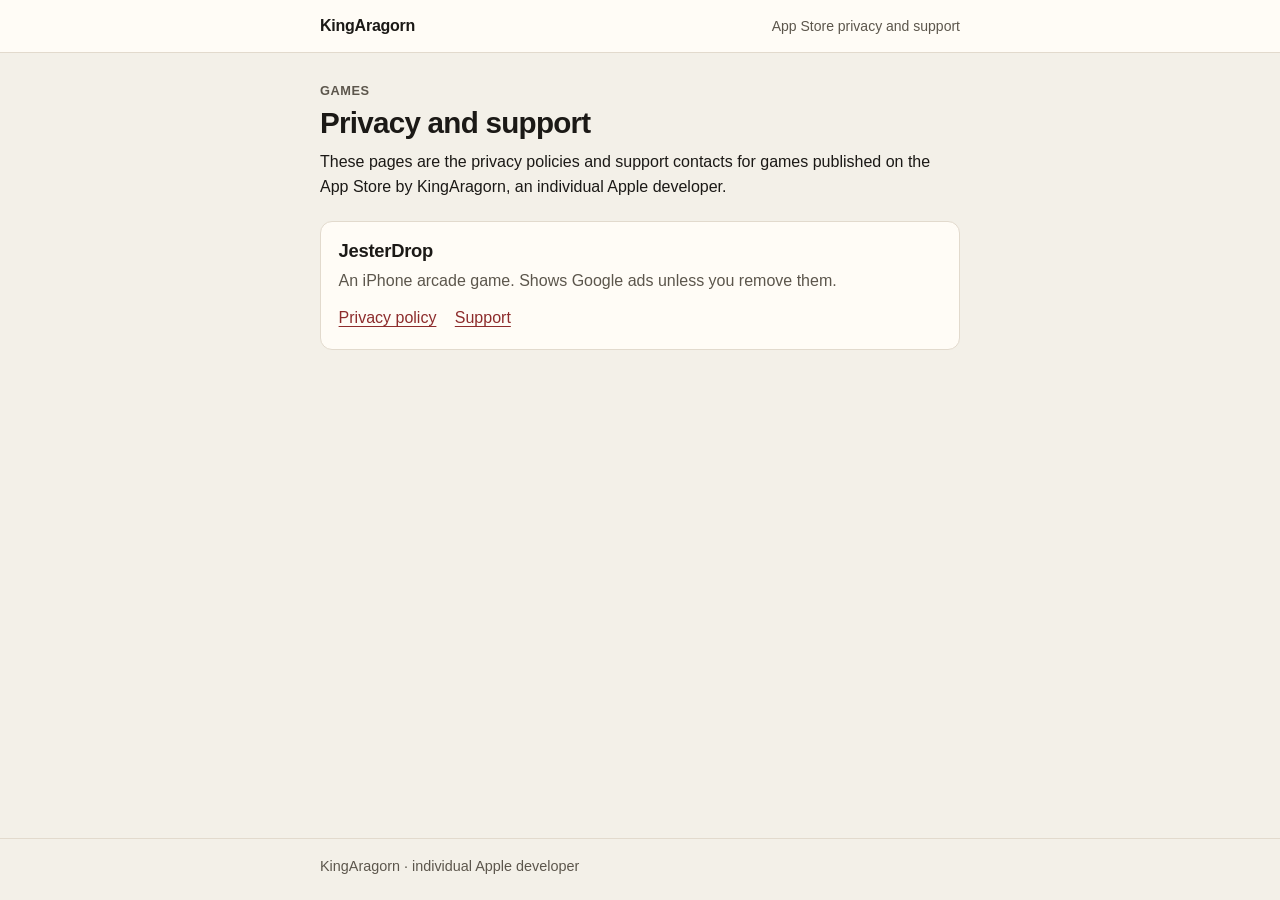
<file: index.html>
<!DOCTYPE html>
<html lang="en">
<head>
  <meta charset="utf-8">
  <meta name="viewport" content="width=device-width, initial-scale=1">
  <meta name="description" content="Privacy policies and support pages for games by KingAragorn.">
  <meta name="theme-color" content="#fffcf6">
  <title>Privacy and support · KingAragorn</title>
  <link rel="stylesheet" href="styles.css">
</head>
<body>
  <header class="site-header">
    <div class="wrap">
      <a class="brand" href="index.html">KingAragorn</a>
      <p class="header-note">App Store privacy and support</p>
    </div>
  </header>

  <main class="wrap">
    <p class="kicker">Games</p>
    <h1>Privacy and support</h1>
    <p>These pages are the privacy policies and support contacts for games published on the App Store by KingAragorn, an individual Apple developer.</p>

    <ul class="app-list">
      <li class="app-card">
        <h2>JesterDrop</h2>
        <p>An iPhone arcade game. Shows Google ads unless you remove them.</p>
        <div class="app-links">
          <a href="jesterdrop/privacy.html">Privacy policy</a>
          <a href="jesterdrop/support.html">Support</a>
        </div>
      </li>
    </ul>
  </main>

  <footer class="site-footer">
    <div class="wrap">
      <p>KingAragorn · individual Apple developer</p>
    </div>
  </footer>
</body>
</html>
</file>
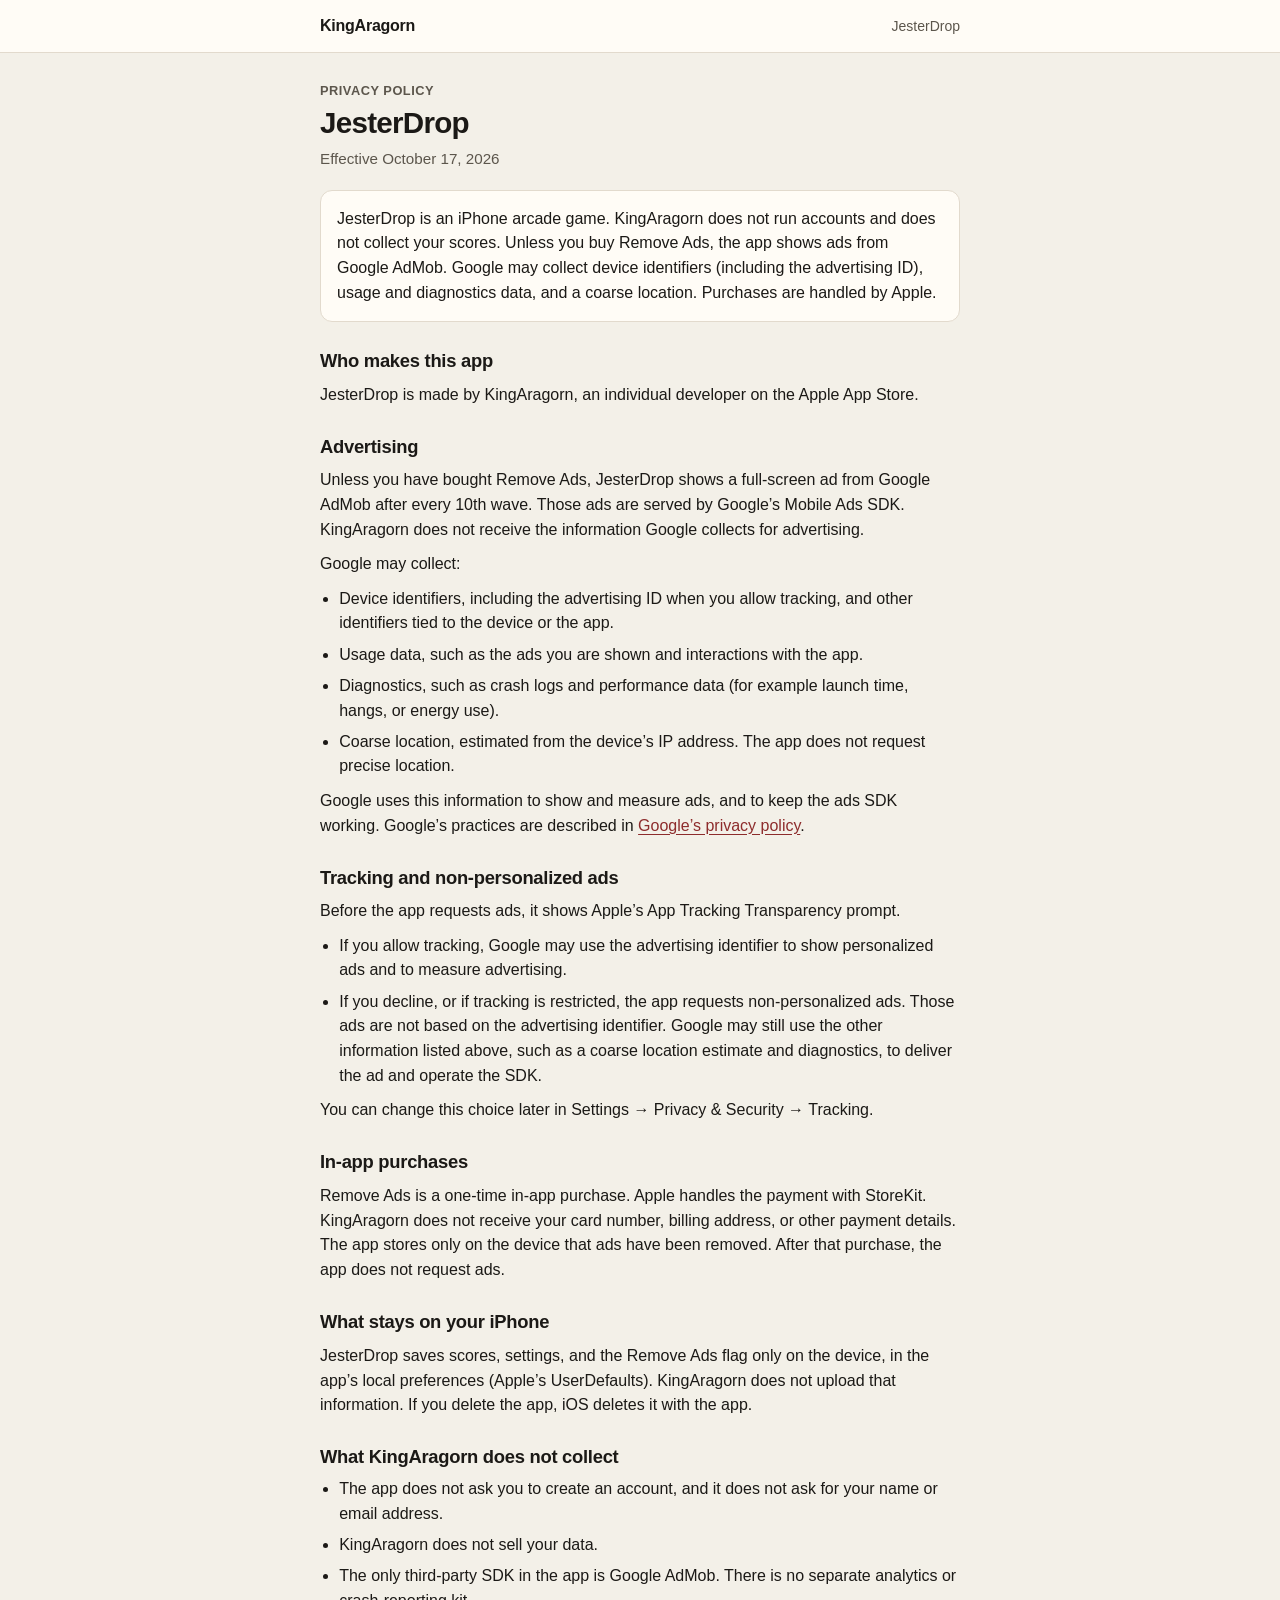
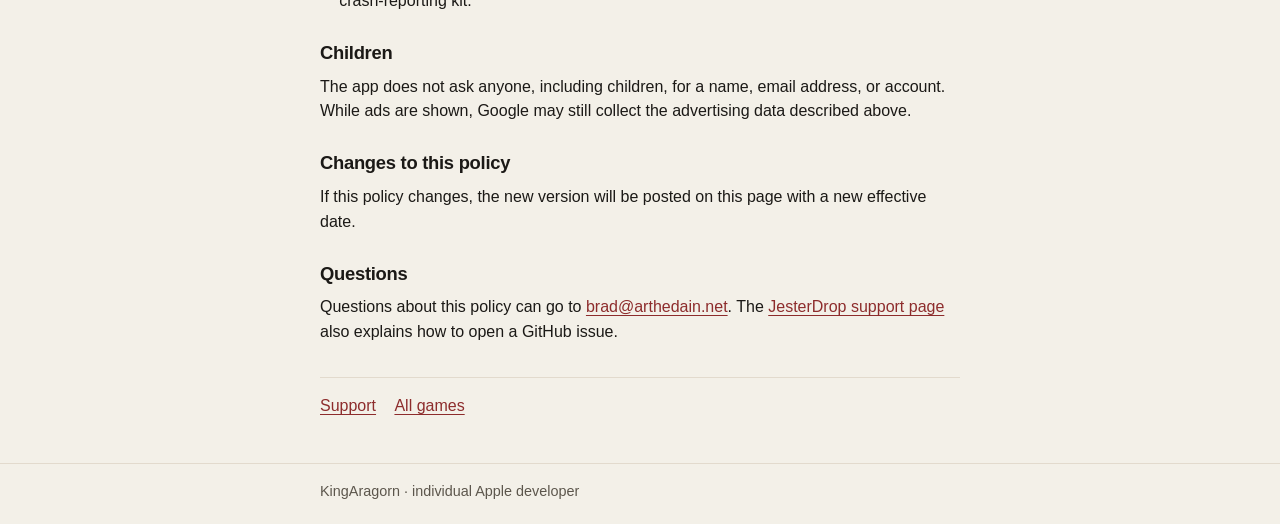
<file: jesterdrop/privacy.html>
<!DOCTYPE html>
<html lang="en">
<head>
  <meta charset="utf-8">
  <meta name="viewport" content="width=device-width, initial-scale=1">
  <meta name="description" content="Privacy policy for JesterDrop, an iPhone arcade game that shows Google AdMob ads and offers a Remove Ads purchase through Apple.">
  <meta name="theme-color" content="#fffcf6">
  <title>JesterDrop privacy policy</title>
  <link rel="stylesheet" href="../styles.css">
</head>
<body>
  <header class="site-header">
    <div class="wrap">
      <a class="brand" href="../index.html">KingAragorn</a>
      <p class="header-note">JesterDrop</p>
    </div>
  </header>

  <main class="wrap">
    <p class="kicker">Privacy policy</p>
    <h1>JesterDrop</h1>
    <p class="meta">Effective <time datetime="2026-10-17">October 17, 2026</time></p>

    <div class="summary">
      <p>JesterDrop is an iPhone arcade game. KingAragorn does not run accounts and does not collect your scores. Unless you buy Remove Ads, the app shows ads from Google AdMob. Google may collect device identifiers (including the advertising ID), usage and diagnostics data, and a coarse location. Purchases are handled by Apple.</p>
    </div>

    <h2>Who makes this app</h2>
    <p>JesterDrop is made by KingAragorn, an individual developer on the Apple App Store.</p>

    <h2>Advertising</h2>
    <p>Unless you have bought Remove Ads, JesterDrop shows a full-screen ad from Google AdMob after every 10th wave. Those ads are served by Google’s Mobile Ads SDK. KingAragorn does not receive the information Google collects for advertising.</p>
    <p>Google may collect:</p>
    <ul>
      <li>Device identifiers, including the advertising ID when you allow tracking, and other identifiers tied to the device or the app.</li>
      <li>Usage data, such as the ads you are shown and interactions with the app.</li>
      <li>Diagnostics, such as crash logs and performance data (for example launch time, hangs, or energy use).</li>
      <li>Coarse location, estimated from the device’s IP address. The app does not request precise location.</li>
    </ul>
    <p>Google uses this information to show and measure ads, and to keep the ads SDK working. Google’s practices are described in <a href="https://policies.google.com/privacy">Google’s privacy policy</a>.</p>

    <h2>Tracking and non-personalized ads</h2>
    <p>Before the app requests ads, it shows Apple’s App Tracking Transparency prompt.</p>
    <ul>
      <li>If you allow tracking, Google may use the advertising identifier to show personalized ads and to measure advertising.</li>
      <li>If you decline, or if tracking is restricted, the app requests non-personalized ads. Those ads are not based on the advertising identifier. Google may still use the other information listed above, such as a coarse location estimate and diagnostics, to deliver the ad and operate the SDK.</li>
    </ul>
    <p>You can change this choice later in Settings → Privacy &amp; Security → Tracking.</p>

    <h2>In-app purchases</h2>
    <p>Remove Ads is a one-time in-app purchase. Apple handles the payment with StoreKit. KingAragorn does not receive your card number, billing address, or other payment details. The app stores only on the device that ads have been removed. After that purchase, the app does not request ads.</p>

    <h2>What stays on your iPhone</h2>
    <p>JesterDrop saves scores, settings, and the Remove Ads flag only on the device, in the app’s local preferences (Apple’s UserDefaults). KingAragorn does not upload that information. If you delete the app, iOS deletes it with the app.</p>

    <h2>What KingAragorn does not collect</h2>
    <ul>
      <li>The app does not ask you to create an account, and it does not ask for your name or email address.</li>
      <li>KingAragorn does not sell your data.</li>
      <li>The only third-party SDK in the app is Google AdMob. There is no separate analytics or crash-reporting kit.</li>
    </ul>

    <h2>Children</h2>
    <p>The app does not ask anyone, including children, for a name, email address, or account. While ads are shown, Google may still collect the advertising data described above.</p>

    <h2>Changes to this policy</h2>
    <p>If this policy changes, the new version will be posted on this page with a new effective date.</p>

    <h2>Questions</h2>
    <p>Questions about this policy can go to <a href="mailto:brad@arthedain.net">brad@arthedain.net</a>. The <a href="support.html">JesterDrop support page</a> also explains how to open a GitHub issue.</p>

    <nav class="page-nav" aria-label="JesterDrop pages">
      <a href="support.html">Support</a>
      <a href="../index.html">All games</a>
    </nav>
  </main>

  <footer class="site-footer">
    <div class="wrap">
      <p>KingAragorn · individual Apple developer</p>
    </div>
  </footer>
</body>
</html>
</file>
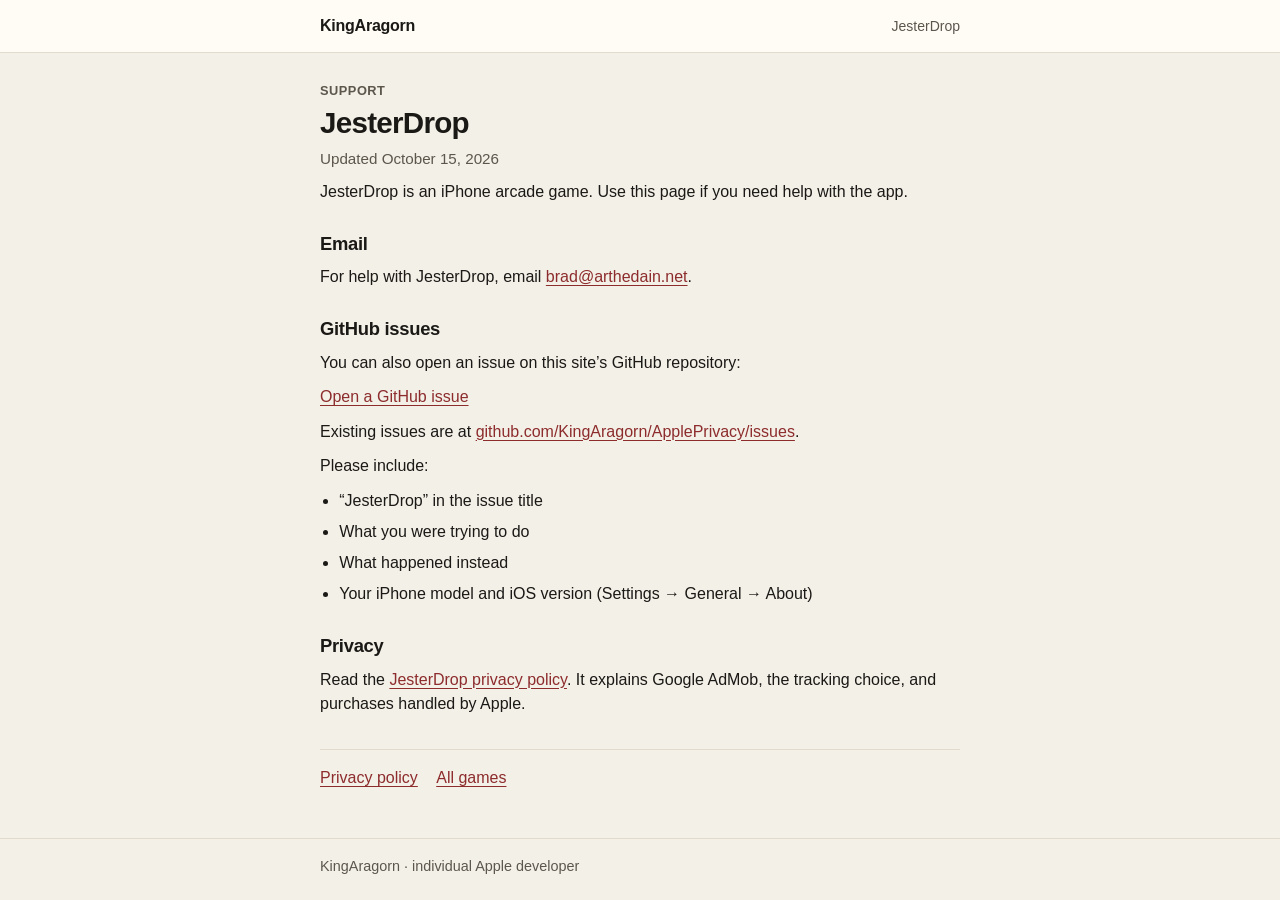
<file: jesterdrop/support.html>
<!DOCTYPE html>
<html lang="en">
<head>
  <meta charset="utf-8">
  <meta name="viewport" content="width=device-width, initial-scale=1">
  <meta name="description" content="Support for JesterDrop, an iPhone arcade game by KingAragorn.">
  <meta name="theme-color" content="#fffcf6">
  <title>JesterDrop support</title>
  <link rel="stylesheet" href="../styles.css">
</head>
<body>
  <header class="site-header">
    <div class="wrap">
      <a class="brand" href="../index.html">KingAragorn</a>
      <p class="header-note">JesterDrop</p>
    </div>
  </header>

  <main class="wrap">
    <p class="kicker">Support</p>
    <h1>JesterDrop</h1>
    <p class="meta">Updated <time datetime="2026-10-15">October 15, 2026</time></p>
    <p>JesterDrop is an iPhone arcade game. Use this page if you need help with the app.</p>

    <h2>Email</h2>
    <p>For help with JesterDrop, email <a href="mailto:brad@arthedain.net">brad@arthedain.net</a>.</p>

    <h2>GitHub issues</h2>
    <p>You can also open an issue on this site’s GitHub repository:</p>
    <p><a href="https://github.com/KingAragorn/ApplePrivacy/issues/new">Open a GitHub issue</a></p>
    <p>Existing issues are at <a href="https://github.com/KingAragorn/ApplePrivacy/issues">github.com/KingAragorn/ApplePrivacy/issues</a>.</p>
    <p>Please include:</p>
    <ul>
      <li>“JesterDrop” in the issue title</li>
      <li>What you were trying to do</li>
      <li>What happened instead</li>
      <li>Your iPhone model and iOS version (Settings → General → About)</li>
    </ul>

    <h2>Privacy</h2>
    <p>Read the <a href="privacy.html">JesterDrop privacy policy</a>. It explains Google AdMob, the tracking choice, and purchases handled by Apple.</p>

    <nav class="page-nav" aria-label="JesterDrop pages">
      <a href="privacy.html">Privacy policy</a>
      <a href="../index.html">All games</a>
    </nav>
  </main>

  <footer class="site-footer">
    <div class="wrap">
      <p>KingAragorn · individual Apple developer</p>
    </div>
  </footer>
</body>
</html>
</file>
<file: styles.css>
:root {
  color-scheme: light;
  --bg: #f3f0e8;
  --surface: #fffcf6;
  --ink: #1b1916;
  --muted: #5c564c;
  --line: #e2dacd;
  --accent: #8d2c2c;
  --accent-hover: #6d2121;
  --focus: #1b1916;
}

*,
*::before,
*::after {
  box-sizing: border-box;
}

html {
  font-size: 100%;
}

body {
  margin: 0;
  min-height: 100vh;
  display: flex;
  flex-direction: column;
  font-family: -apple-system, BlinkMacSystemFont, "Segoe UI", Roboto, Helvetica, Arial, sans-serif;
  background: var(--bg);
  color: var(--ink);
  line-height: 1.55;
  -webkit-font-smoothing: antialiased;
}

a {
  color: var(--accent);
  text-underline-offset: 0.16em;
}

a:hover {
  color: var(--accent-hover);
}

a:focus-visible {
  outline: 2px solid var(--focus);
  outline-offset: 3px;
  border-radius: 2px;
}

.wrap {
  width: min(40rem, calc(100% - 2rem));
  margin-inline: auto;
}

.site-header {
  background: var(--surface);
  border-bottom: 1px solid var(--line);
}

.site-header .wrap {
  display: flex;
  align-items: baseline;
  justify-content: space-between;
  gap: 1rem;
  padding: 0.85rem 0;
}

.brand {
  color: var(--ink);
  font-weight: 600;
  letter-spacing: -0.015em;
  text-decoration: none;
}

.brand:hover {
  color: var(--accent);
}

.header-note {
  margin: 0;
  color: var(--muted);
  font-size: 0.875rem;
}

main {
  flex: 1;
  padding: 1.75rem 0 2.75rem;
}

h1 {
  margin: 0 0 0.4rem;
  font-size: 1.85rem;
  line-height: 1.15;
  letter-spacing: -0.025em;
}

h2 {
  margin: 1.7rem 0 0.45rem;
  font-size: 1.15rem;
  line-height: 1.3;
  letter-spacing: -0.015em;
}

p {
  margin: 0.6rem 0;
}

.kicker {
  margin: 0 0 0.35rem;
  color: var(--muted);
  font-size: 0.8rem;
  font-weight: 600;
  letter-spacing: 0.04em;
  text-transform: uppercase;
}

.meta {
  margin-top: 0;
  color: var(--muted);
  font-size: 0.95rem;
}

.summary {
  margin: 1.25rem 0 0;
  padding: 0.95rem 1rem;
  background: var(--surface);
  border: 1px solid var(--line);
  border-radius: 12px;
}

.summary p:first-child {
  margin-top: 0;
}

.summary p:last-child {
  margin-bottom: 0;
}

ul {
  margin: 0.5rem 0 0;
  padding-left: 1.2rem;
}

li + li {
  margin-top: 0.4rem;
}

.app-list {
  list-style: none;
  margin: 1.35rem 0 0;
  padding: 0;
  display: grid;
  gap: 0.75rem;
}

.app-card {
  background: var(--surface);
  border: 1px solid var(--line);
  border-radius: 12px;
  padding: 1.05rem 1.1rem 1.1rem;
}

.app-card h2 {
  margin: 0;
}

.app-card p {
  margin: 0.35rem 0 0;
  color: var(--muted);
}

.app-links {
  display: flex;
  flex-wrap: wrap;
  gap: 0.35rem 1.15rem;
  margin-top: 0.8rem;
}

.page-nav {
  display: flex;
  flex-wrap: wrap;
  gap: 0.35rem 1.15rem;
  margin-top: 2rem;
  padding-top: 1rem;
  border-top: 1px solid var(--line);
}

.note {
  color: var(--muted);
  font-size: 0.92rem;
}

.site-footer {
  border-top: 1px solid var(--line);
  color: var(--muted);
  font-size: 0.9rem;
}

.site-footer .wrap {
  padding: 1rem 0 1.4rem;
}

.site-footer p {
  margin: 0;
}

@media (max-width: 32rem) {
  h1 {
    font-size: 1.55rem;
  }

  main {
    padding-top: 1.4rem;
  }

  .header-note {
    display: none;
  }
}
</file>
